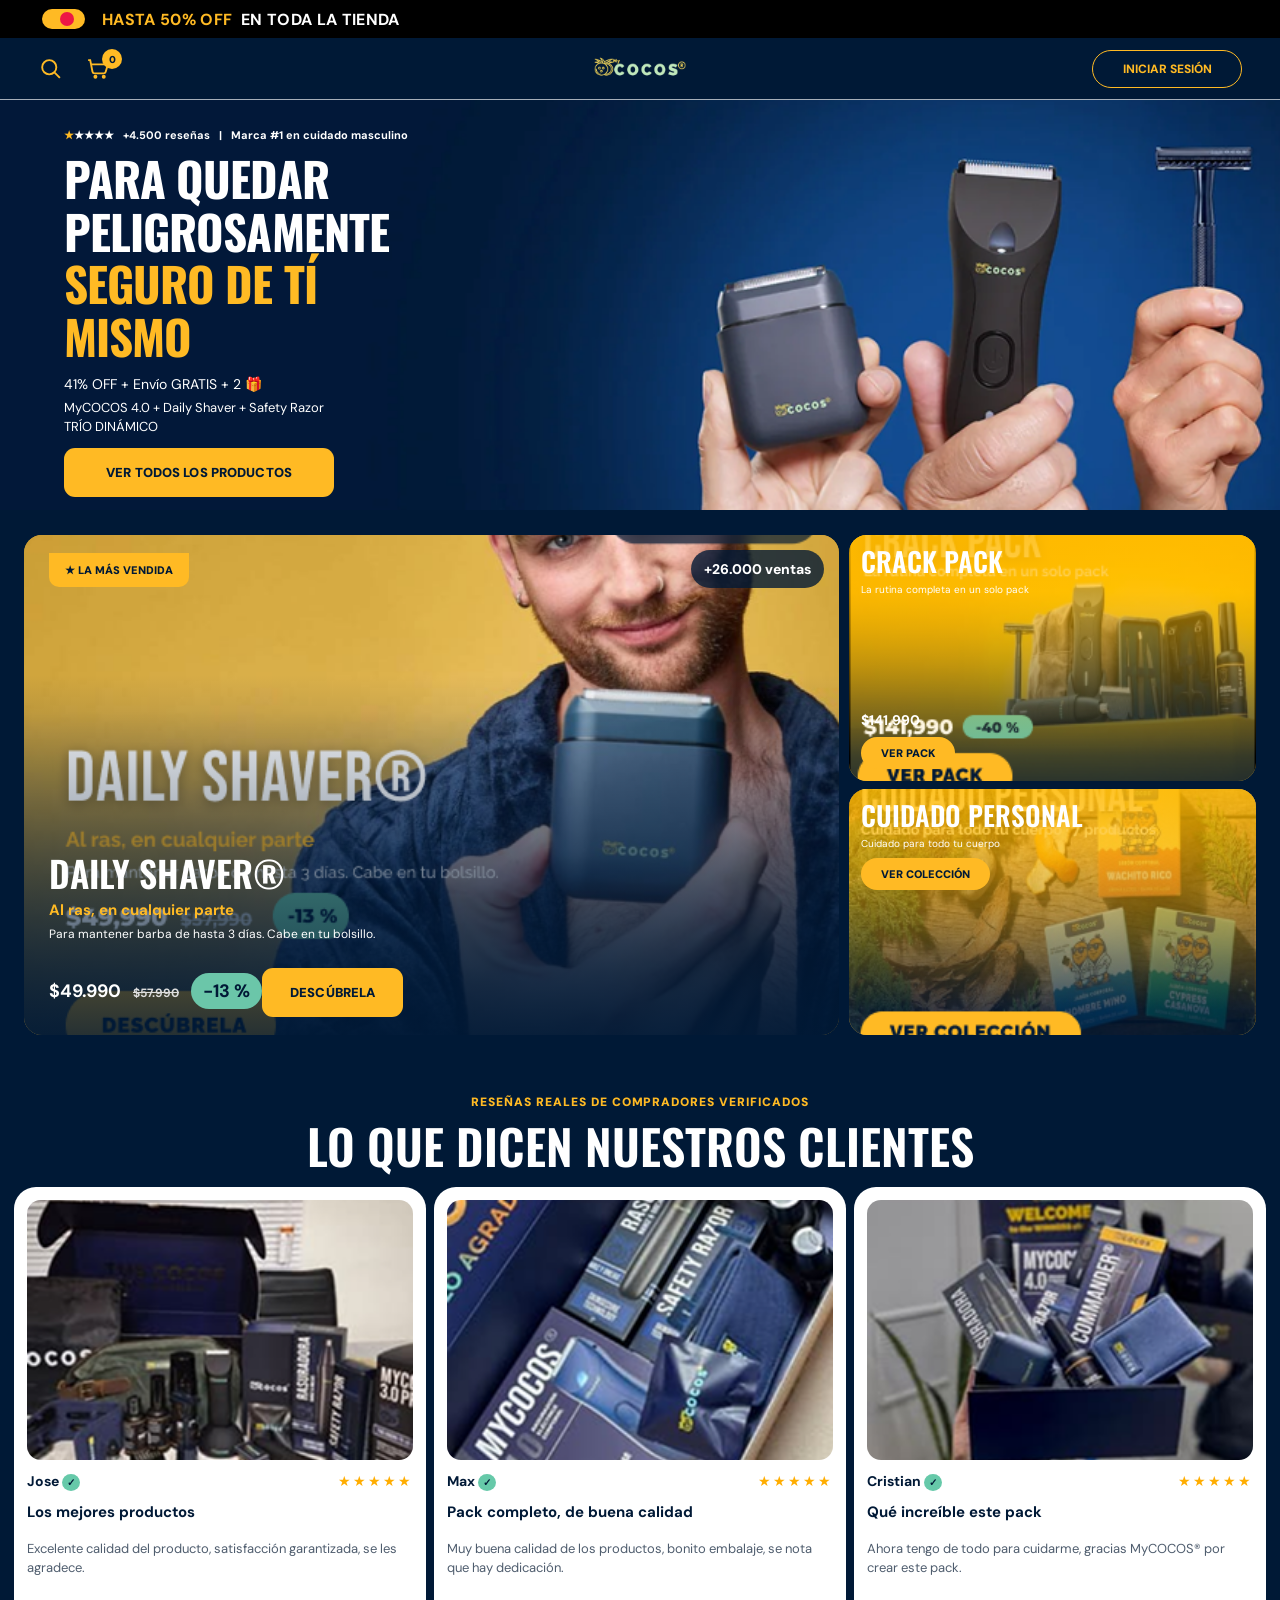
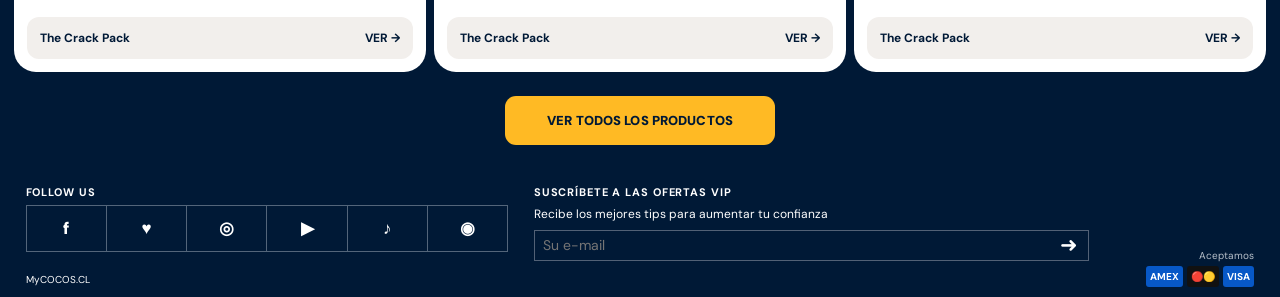
<file: index.html>
<!doctype html>
<html lang="es">

<head>
    <meta charset="utf-8">
    <meta name="viewport" content="width=device-width, initial-scale=1">
    <meta name="theme-color" content="#001936">
    <meta name="description" content="MyCOCOS: herramientas y packs para el cuidado masculino.">
    <title>MyCOCOS® | Cuidado masculino</title>
    <link rel="preconnect" href="https://fonts.googleapis.com">
    <link rel="preconnect" href="https://fonts.gstatic.com" crossorigin>
    <link
        href="https://fonts.googleapis.com/css2?family=DM+Sans:wght@400;500;600;700;800;900&family=Oswald:wght@500;600;700&display=swap"
        rel="stylesheet">
    <link rel="stylesheet" href="static/css/style.css?v=20261113-polish">
    <script src="static/js/script.js?v=20261113-polish" defer></script>
</head>

<body>
    <div class="sale-bar"><span class="sale-switch"><i></i></span><strong>HASTA 50% OFF</strong><b>EN TODA LA TIENDA</b>
    </div>
    <header class="site-header">
        <div class="header-left"><button class="icon-button" id="searchToggle" aria-label="Buscar"><svg
                    viewBox="0 0 24 24">
                    <circle cx="10.8" cy="10.8" r="6.8" />
                    <path d="m16 16 5 5" />
                </svg></button><a class="header-cart" href="pages/carrito.html" aria-label="Carrito"><svg
                    viewBox="0 0 24 24">
                    <path d="M3 4h2l2.2 11.1a2 2 0 0 0 2 1.6h8.7a2 2 0 0 0 1.9-1.4L22 8H6" />
                    <circle cx="10" cy="20" r="1" />
                    <circle cx="18" cy="20" r="1" />
                </svg><span id="headerCartCount">0</span></a></div><a class="brand" href="index.html"><img
                src="static/images/logo.png" alt="MyCOCOS"></a><a class="account-link"
            href="pages/registro.html">INICIAR SESIÓN</a><button class="menu-toggle" id="menuToggle"
            aria-label="Abrir navegación"><span></span><span></span><span></span></button>
    </header>
    <nav class="mobile-nav" id="mainNav"><a href="index.html">Inicio</a><a href="pages/packs.html">Packs & Kits</a><a
            href="pages/registro.html">Registrarse</a><a href="pages/carrito.html">Carrito</a></nav>
    <div class="search-backdrop" id="searchBackdrop" hidden></div>
<section class="search-panel" id="searchPanel" aria-label="Buscar productos" hidden>
  <div class="search-panel-inner">
    <div class="search-heading"><span class="search-kicker">ENCUENTRA TU FAVORITO</span><button class="search-close" id="searchClose" type="button" aria-label="Cerrar búsqueda">×</button></div>
    <form class="search-form" id="searchForm" role="search">
      <svg viewBox="0 0 24 24" aria-hidden="true"><circle cx="10.8" cy="10.8" r="6.8"/><path d="m16 16 5 5"/></svg>
      <input id="siteSearch" type="search" placeholder="¿Qué estás buscando hoy?" autocomplete="off" aria-label="Buscar productos">
      <button id="searchGo" type="submit">BUSCAR <span>→</span></button>
    </form>
    <div class="search-suggestions"><span class="suggestion-title">BÚSQUEDAS POPULARES</span>
      <div class="suggestion-chips">
        <button type="button" data-search-term="rasuradora">Rasuradoras</button>
        <button type="button" data-search-term="pack">Packs</button>
        <button type="button" data-search-term="daily">Daily Shaver</button>
        <button type="button" data-search-term="jabones">Jabones</button>
      </div>
    </div>
    <p class="search-hint">Presiona Enter para ver los resultados en Packs & Kits.</p>
  </div>
</section>
    <main class="page-shell">
        <section class="home-hero">
            <div class="hero-copy">
                <p class="hero-rating">★★★★★ &nbsp; +4.500 reseñas &nbsp; | &nbsp; Marca #1 en cuidado masculino</p>
                <h1>PARA QUEDAR<br>PELIGROSAMENTE<br><em>SEGURO DE TÍ<br>MISMO</em></h1>
                <p class="hero-offer">41% OFF + Envío GRATIS + 2 🎁</p>
                <p class="hero-products">MyCOCOS 4.0 + Daily Shaver + Safety Razor<br>TRÍO DINÁMICO</p><a
                    class="yellow-button" href="pages/packs.html">VER TODOS LOS PRODUCTOS</a>
            </div>
            <div class="hero-image"><img src="static/images/bannerAzul.png"
                    alt="Herramientas de cuidado personal MyCOCOS"></div>
        </section>
        <section class="home-feature-grid">
            <article class="feature-main"><img src="static/images/dialyShaverAdd.png" alt="Daily Shaver MyCOCOS">
                <div class="feature-overlay"><span class="ribbon">★ LA MÁS VENDIDA</span><span
                        class="sales-pill">+26.000 ventas</span>
                    <div>
                        <h2>DAILY SHAVER®</h2>
                        <h3>Al ras, en cualquier parte</h3>
                        <p>Para mantener barba de hasta 3 días. Cabe en tu bolsillo.</p><strong>$49.990
                            <del>$57.990</del> <i>-13 %</i></strong><a href="pages/packs.html"
                            class="yellow-button">DESCÚBRELA</a>
                    </div>
                </div>
            </article>
            <div class="feature-side">
                <article><img src="static/images/crackPackAdd.png" alt="The Crack Pack">
                    <div>
                        <h2>CRACK PACK</h2>
                        <p>La rutina completa en un solo pack</p><strong>$141.990</strong><a href="pages/packs.html">VER
                            PACK</a>
                    </div>
                </article>
                <article><img
                        src="static/images/CuidadoPersonalAdd.png"
                        alt="Cuidado personal">
                    <div>
                        <h2>CUIDADO PERSONAL</h2>
                        <p>Cuidado para todo tu cuerpo</p><a href="pages/packs.html">VER COLECCIÓN</a>
                    </div>
                </article>
            </div>
        </section>
        <section class="reviews-section">
            <p class="eyebrow">RESEÑAS REALES DE COMPRADORES VERIFICADOS</p>
            <h2>LO QUE DICEN NUESTROS CLIENTES</h2>
            <div class="review-grid">
                <article class="review-card"><img src="static/images/Foto de Jose con The Crack Pack.png"
                        alt="Productos MyCOCOS">
                    <div class="review-head"><b>Jose <i>✓</i></b><span>★★★★★</span></div>
                    <h3>Los mejores productos</h3>
                    <p>Excelente calidad del producto, satisfacción garantizada, se les agradece.</p><a
                        href="pages/packs.html">The Crack Pack <b>VER →</b></a>
                </article>
                <article class="review-card"><img src="static/images/Foto de Max con The Crack Pack.png"
                        alt="Pack MyCOCOS">
                    <div class="review-head"><b>Max <i>✓</i></b><span>★★★★★</span></div>
                    <h3>Pack completo, de buena calidad</h3>
                    <p>Muy buena calidad de los productos, bonito embalaje, se nota que hay dedicación.</p><a
                        href="pages/packs.html">The Crack Pack <b>VER →</b></a>
                </article>
                <article class="review-card"><img src="static/images/Foto de Cristian con The Crack Pack.png"
                        alt="Cliente con pack MyCOCOS">
                    <div class="review-head"><b>Cristian <i>✓</i></b><span>★★★★★</span></div>
                    <h3>Qué increíble este pack</h3>
                    <p>Ahora tengo de todo para cuidarme, gracias MyCOCOS® por crear este pack.</p><a
                        href="pages/packs.html">The Crack Pack <b>VER →</b></a>
                </article>
            </div><a href="pages/packs.html" class="yellow-button reviews-cta">VER TODOS LOS PRODUCTOS</a>
        </section>
    </main>
    <footer class="site-footer">
        <div class="social-footer">
            <p>FOLLOW US</p>
            <div class="social-icons"><a href="#" aria-label="Facebook">f</a><a href="#" aria-label="Twitter">♥</a><a
                    href="#" aria-label="Instagram">◎</a><a href="#" aria-label="YouTube">▶</a><a href="#"
                    aria-label="TikTok">♪</a><a href="#" aria-label="Spotify">◉</a></div><small>MyCOCOS.CL</small>
        </div>
        <div class="newsletter">
            <p>SUSCRÍBETE A LAS OFERTAS VIP</p><span>Recibe los mejores tips para aumentar tu confianza</span>
            <form id="newsletterForm"><input type="email" placeholder="Su e-mail" required><button
                    aria-label="Suscribirse">➜</button></form>
        </div>
        <div class="payments"><span>Aceptamos</span><b>AMEX</b><b>🔴🟡</b><b>VISA</b></div>
    </footer>
    <div class="toast" id="toast" role="status" hidden></div>
</body>

</html>
</file>
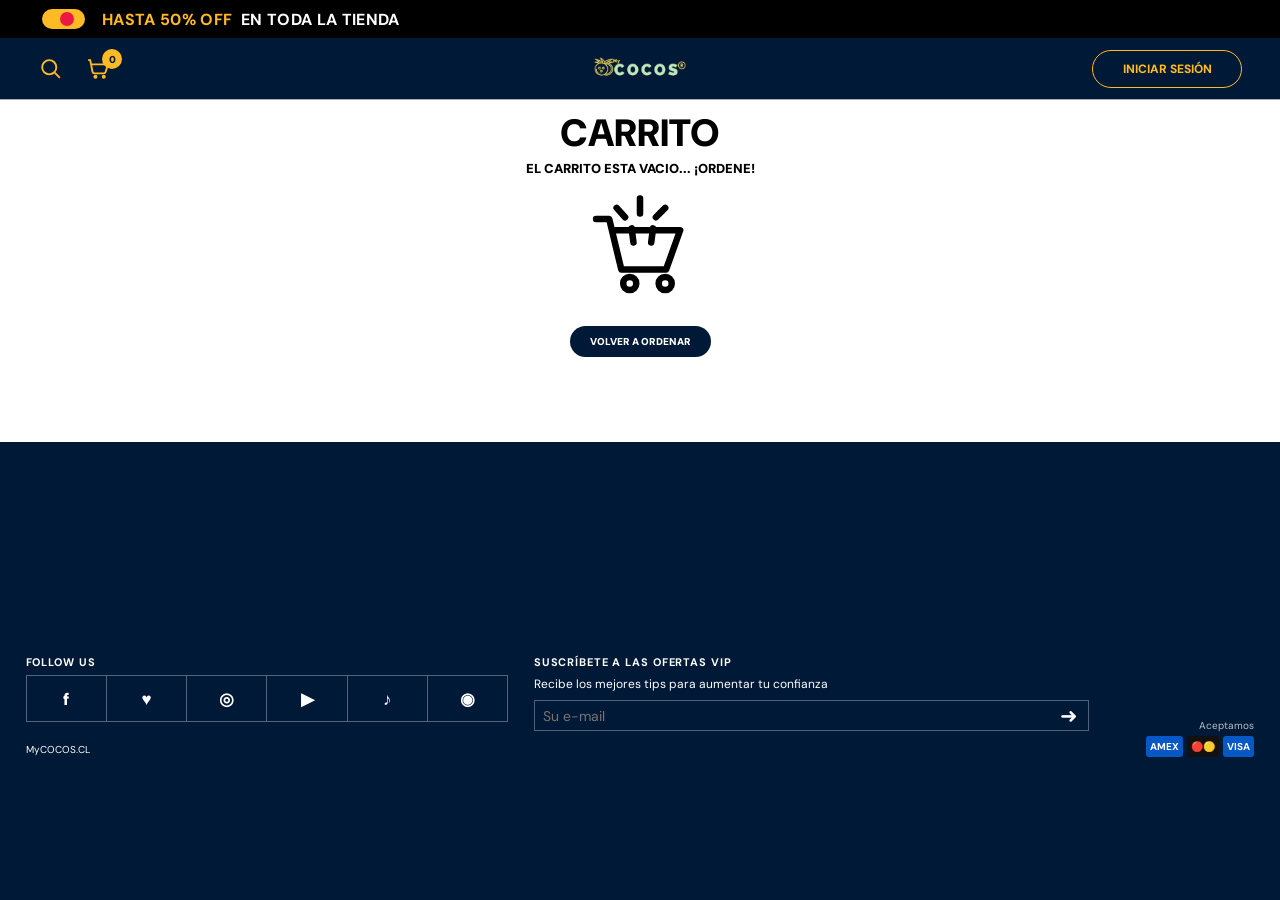
<file: pages/carrito.html>
<!doctype html><html lang="es"><head><meta charset="utf-8"><meta name="viewport" content="width=device-width, initial-scale=1"><meta name="theme-color" content="#001936"><meta name="description" content="MyCOCOS: herramientas y packs para el cuidado masculino."><title>Carrito | MyCOCOS</title><link rel="preconnect" href="https://fonts.googleapis.com"><link rel="preconnect" href="https://fonts.gstatic.com" crossorigin><link href="https://fonts.googleapis.com/css2?family=DM+Sans:wght@400;500;600;700;800;900&family=Oswald:wght@500;600;700&display=swap" rel="stylesheet"><link rel="stylesheet" href="../static/css/style.css?v=20261113-polish"><script src="../static/js/script.js?v=20261113-polish" defer></script></head><body><div class="sale-bar"><span class="sale-switch"><i></i></span><strong>HASTA 50% OFF</strong><b>EN TODA LA TIENDA</b></div>
<header class="site-header"><div class="header-left"><button class="icon-button" id="searchToggle" aria-label="Buscar"><svg viewBox="0 0 24 24"><circle cx="10.8" cy="10.8" r="6.8"/><path d="m16 16 5 5"/></svg></button><a class="header-cart" href="../pages/carrito.html" aria-label="Carrito"><svg viewBox="0 0 24 24"><path d="M3 4h2l2.2 11.1a2 2 0 0 0 2 1.6h8.7a2 2 0 0 0 1.9-1.4L22 8H6"/><circle cx="10" cy="20" r="1"/><circle cx="18" cy="20" r="1"/></svg><span id="headerCartCount">0</span></a></div><a class="brand" href="../index.html"><img src="../static/images/logo.png" alt="MyCOCOS"></a><a class="account-link" href="../pages/registro.html">INICIAR SESIÓN</a><button class="menu-toggle" id="menuToggle" aria-label="Abrir navegación"><span></span><span></span><span></span></button></header>
<nav class="mobile-nav" id="mainNav"><a href="../index.html">Inicio</a><a href="../pages/packs.html">Packs & Kits</a><a href="../pages/registro.html">Registrarse</a><a href="../pages/carrito.html">Carrito</a></nav>
<div class="search-backdrop" id="searchBackdrop" hidden></div>
<section class="search-panel" id="searchPanel" aria-label="Buscar productos" hidden>
  <div class="search-panel-inner">
    <div class="search-heading"><span class="search-kicker">ENCUENTRA TU FAVORITO</span><button class="search-close" id="searchClose" type="button" aria-label="Cerrar búsqueda">×</button></div>
    <form class="search-form" id="searchForm" role="search">
      <svg viewBox="0 0 24 24" aria-hidden="true"><circle cx="10.8" cy="10.8" r="6.8"/><path d="m16 16 5 5"/></svg>
      <input id="siteSearch" type="search" placeholder="¿Qué estás buscando hoy?" autocomplete="off" aria-label="Buscar productos">
      <button id="searchGo" type="submit">BUSCAR <span>→</span></button>
    </form>
    <div class="search-suggestions"><span class="suggestion-title">BÚSQUEDAS POPULARES</span>
      <div class="suggestion-chips">
        <button type="button" data-search-term="rasuradora">Rasuradoras</button>
        <button type="button" data-search-term="pack">Packs</button>
        <button type="button" data-search-term="daily">Daily Shaver</button>
        <button type="button" data-search-term="jabones">Jabones</button>
      </div>
    </div>
    <p class="search-hint">Presiona Enter para ver los resultados en Packs & Kits.</p>
  </div>
</section><main class="page-shell"><section class="cart-page"><div class="cart-empty-state" id="cartEmpty"><h1>CARRITO</h1><h2>EL CARRITO ESTA VACIO... ¡ORDENE!</h2><svg class="empty-cart-icon" viewBox="0 0 120 120" aria-hidden="true"><path d="M13 29h14l13 54h48l15-42H34" fill="none" stroke="currentColor" stroke-width="7" stroke-linecap="round" stroke-linejoin="round"/><path d="m51 39 2 15m21-15-2 15M60 23V7M44 27 35 17m42 10 10-10" fill="none" stroke="currentColor" stroke-width="7" stroke-linecap="round"/><circle cx="49" cy="98" r="7" fill="none" stroke="currentColor" stroke-width="7"/><circle cx="87" cy="98" r="7" fill="none" stroke="currentColor" stroke-width="7"/></svg><a href="packs.html" class="cart-return">VOLVER A ORDENAR</a></div><div class="cart-filled" id="cartFilled" hidden><h1>CARRITO</h1><div id="cartItems"></div><div class="cart-total"><span>Total estimado</span><strong id="cartTotal">$0</strong></div><button id="checkoutButton">CONTINUAR</button></div></section></main><footer class="site-footer"><div class="social-footer"><p>FOLLOW US</p><div class="social-icons"><a href="#" aria-label="Facebook">f</a><a href="#" aria-label="Twitter">♥</a><a href="#" aria-label="Instagram">◎</a><a href="#" aria-label="YouTube">▶</a><a href="#" aria-label="TikTok">♪</a><a href="#" aria-label="Spotify">◉</a></div><small>MyCOCOS.CL</small></div><div class="newsletter"><p>SUSCRÍBETE A LAS OFERTAS VIP</p><span>Recibe los mejores tips para aumentar tu confianza</span><form id="newsletterForm"><input type="email" placeholder="Su e-mail" required><button aria-label="Suscribirse">➜</button></form></div><div class="payments"><span>Aceptamos</span><b>AMEX</b><b>🔴🟡</b><b>VISA</b></div></footer><div class="toast" id="toast" role="status" hidden></div></body></html>
</file>
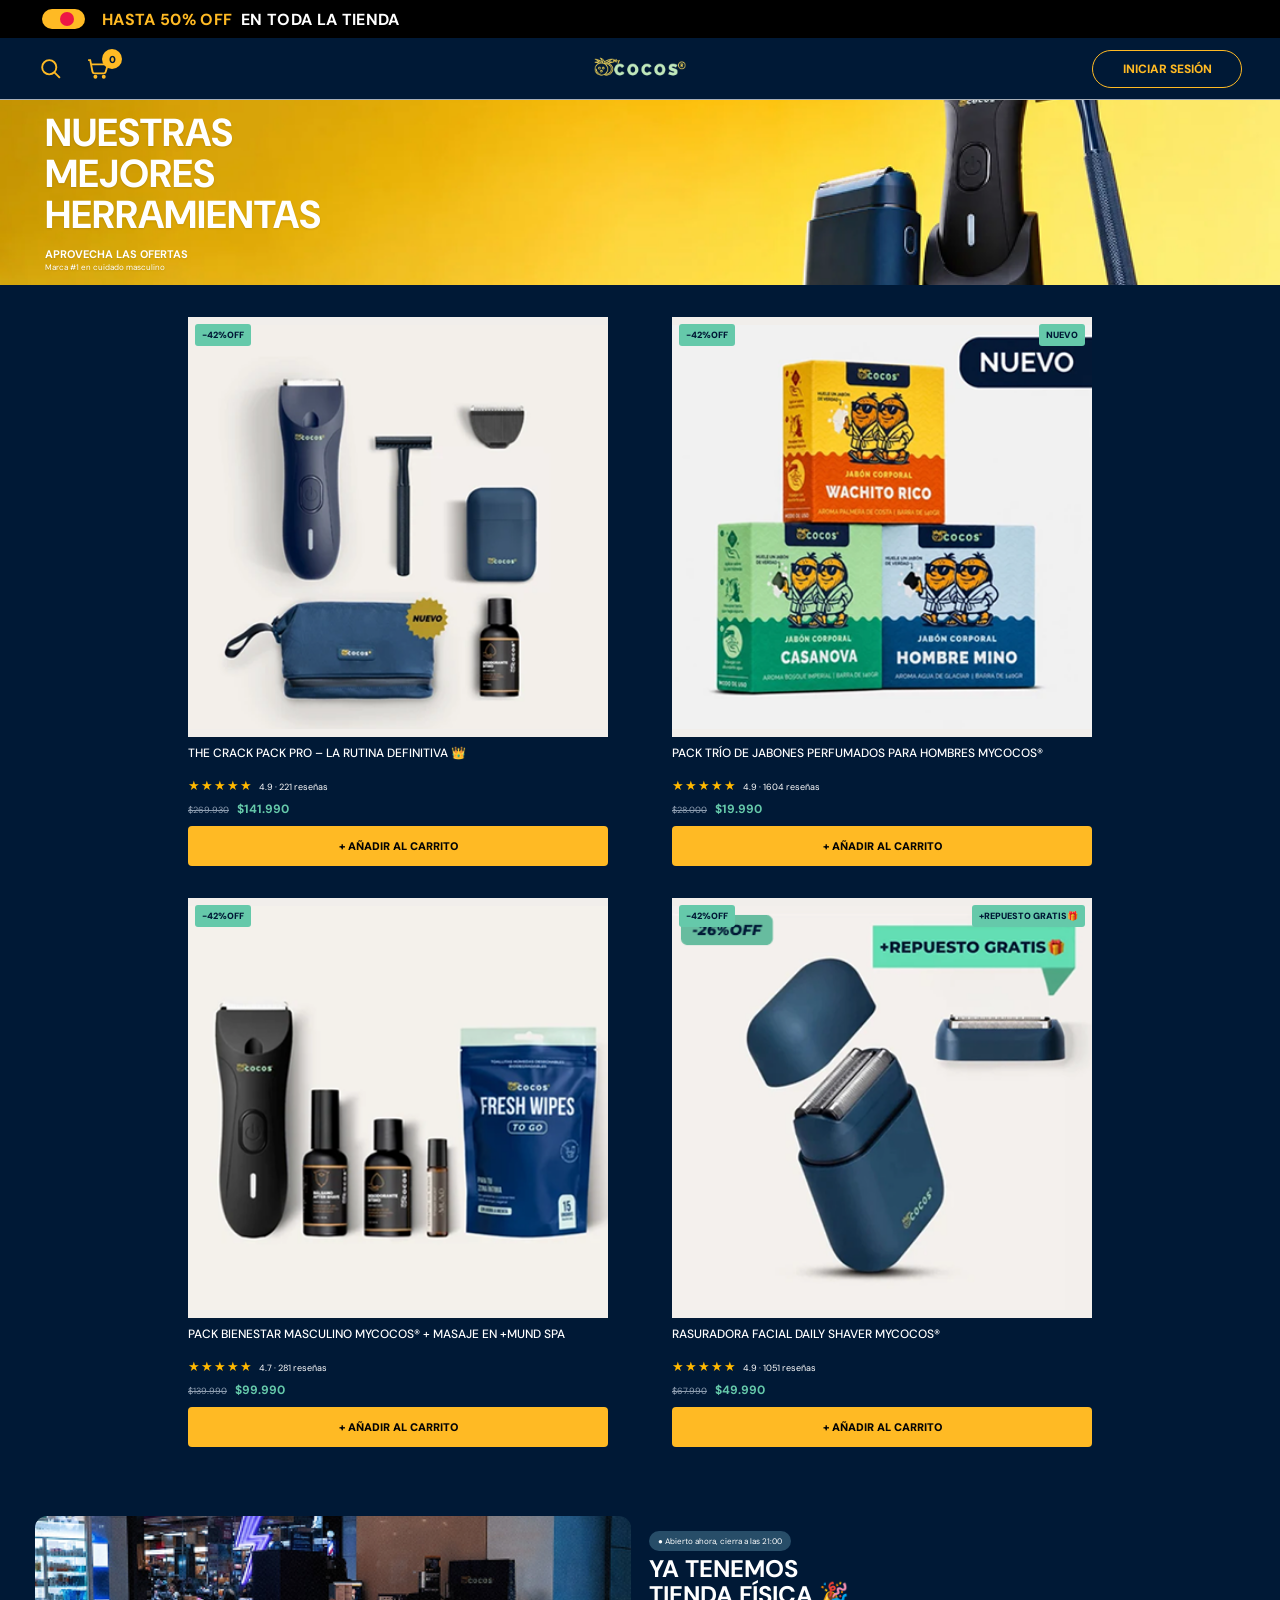
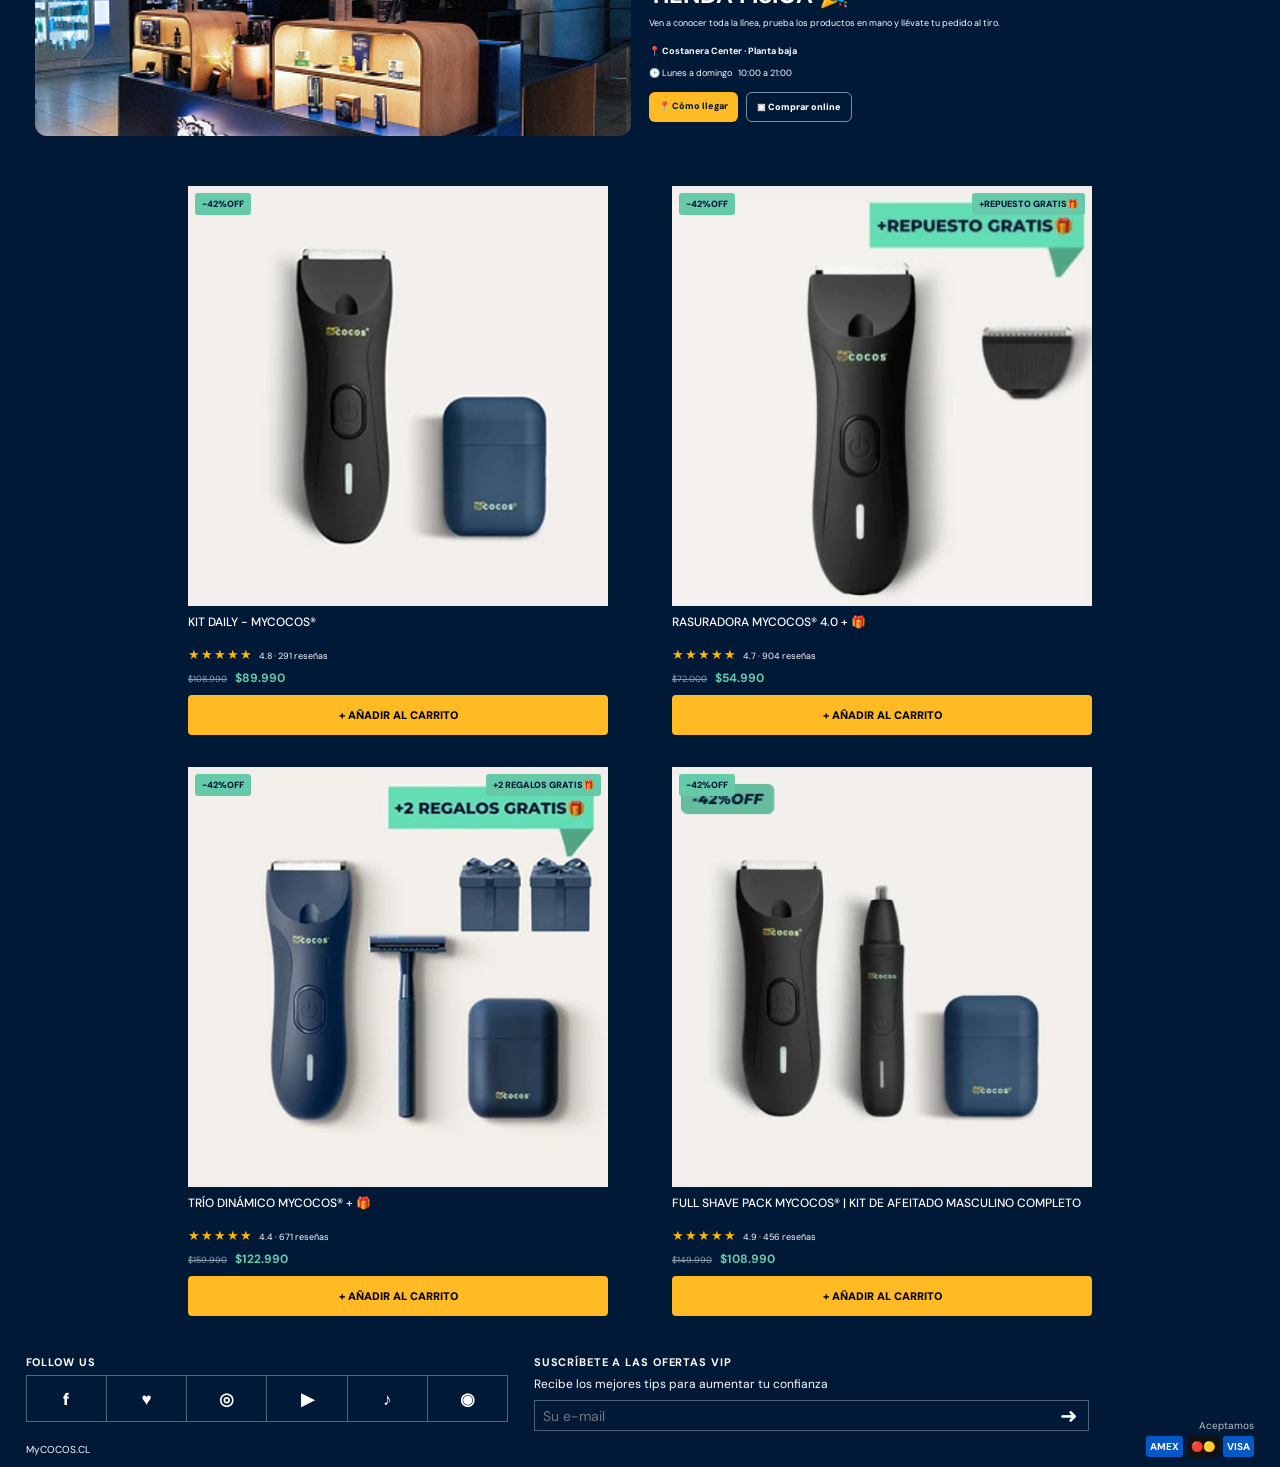
<file: pages/packs.html>
<!doctype html>
<html lang="es">

<head>
    <meta charset="utf-8">
    <meta name="viewport" content="width=device-width, initial-scale=1">
    <meta name="theme-color" content="#001936">
    <meta name="description" content="MyCOCOS: herramientas y packs para el cuidado masculino.">
    <title>Packs & Kits | MyCOCOS</title>
    <link rel="preconnect" href="https://fonts.googleapis.com">
    <link rel="preconnect" href="https://fonts.gstatic.com" crossorigin>
    <link
        href="https://fonts.googleapis.com/css2?family=DM+Sans:wght@400;500;600;700;800;900&family=Oswald:wght@500;600;700&display=swap"
        rel="stylesheet">
    <link rel="stylesheet" href="../static/css/style.css?v=20261113-polish">
    <script src="../static/js/script.js?v=20261113-polish" defer></script>
</head>

<body>
    <div class="sale-bar"><span class="sale-switch"><i></i></span><strong>HASTA 50% OFF</strong><b>EN TODA LA TIENDA</b>
    </div>
    <header class="site-header">
        <div class="header-left"><button class="icon-button" id="searchToggle" aria-label="Buscar"><svg
                    viewBox="0 0 24 24">
                    <circle cx="10.8" cy="10.8" r="6.8" />
                    <path d="m16 16 5 5" />
                </svg></button><a class="header-cart" href="../pages/carrito.html" aria-label="Carrito"><svg
                    viewBox="0 0 24 24">
                    <path d="M3 4h2l2.2 11.1a2 2 0 0 0 2 1.6h8.7a2 2 0 0 0 1.9-1.4L22 8H6" />
                    <circle cx="10" cy="20" r="1" />
                    <circle cx="18" cy="20" r="1" />
                </svg><span id="headerCartCount">0</span></a></div><a class="brand" href="../index.html"><img
                src="../static/images/logo.png" alt="MyCOCOS"></a><a class="account-link"
            href="../pages/registro.html">INICIAR SESIÓN</a><button class="menu-toggle" id="menuToggle"
            aria-label="Abrir navegación"><span></span><span></span><span></span></button>
    </header>
    <nav class="mobile-nav" id="mainNav"><a href="../index.html">Inicio</a><a href="../pages/packs.html">Packs &
            Kits</a><a href="../pages/registro.html">Registrarse</a><a href="../pages/carrito.html">Carrito</a></nav>
    <div class="search-backdrop" id="searchBackdrop" hidden></div>
<section class="search-panel" id="searchPanel" aria-label="Buscar productos" hidden>
  <div class="search-panel-inner">
    <div class="search-heading"><span class="search-kicker">ENCUENTRA TU FAVORITO</span><button class="search-close" id="searchClose" type="button" aria-label="Cerrar búsqueda">×</button></div>
    <form class="search-form" id="searchForm" role="search">
      <svg viewBox="0 0 24 24" aria-hidden="true"><circle cx="10.8" cy="10.8" r="6.8"/><path d="m16 16 5 5"/></svg>
      <input id="siteSearch" type="search" placeholder="¿Qué estás buscando hoy?" autocomplete="off" aria-label="Buscar productos">
      <button id="searchGo" type="submit">BUSCAR <span>→</span></button>
    </form>
    <div class="search-suggestions"><span class="suggestion-title">BÚSQUEDAS POPULARES</span>
      <div class="suggestion-chips">
        <button type="button" data-search-term="rasuradora">Rasuradoras</button>
        <button type="button" data-search-term="pack">Packs</button>
        <button type="button" data-search-term="daily">Daily Shaver</button>
        <button type="button" data-search-term="jabones">Jabones</button>
      </div>
    </div>
    <p class="search-hint">Presiona Enter para ver los resultados en Packs & Kits.</p>
  </div>
</section>
    <main class="page-shell packs-page">
        <section class="packs-banner">
            <div>
                <h1>NUESTRAS<br>MEJORES<br>HERRAMIENTAS</h1><strong>APROVECHA LAS OFERTAS</strong><small>Marca #1 en
                    cuidado masculino</small>
            </div><img src="../static/images/bannerAmarillo.png" alt="Herramientas MyCOCOS">
        </section>
        <section class="catalog-section">
            <div class="product-grid" id="packsProducts">
                <article class="product-card">
                    <div class="product-photo"><img loading="lazy"
                            src="../static/images/THE%20CRACK%20PACK%20PRO%20%E2%80%93%20LA%20RUTINA%20DEFINITIVA%20%F0%9F%91%91.png"
                            alt="THE CRACK PACK PRO – LA RUTINA DEFINITIVA 👑"><span class="discount-tag">-42%OFF</span>
                    </div>
                    <div class="product-info">
                        <h3>THE CRACK PACK PRO – LA RUTINA DEFINITIVA 👑</h3>
                        <p class="product-rating"><span>★★★★★</span> &nbsp; 4.9 · 221 reseñas</p>
                        <div class="product-prices"><del>$269.930</del><strong>$141.990</strong></div><button
                            class="add-button" data-add="crack">+ AÑADIR AL CARRITO</button>
                    </div>
                </article>
                <article class="product-card">
                    <div class="product-photo"><img loading="lazy"
                            src="../static/images/PACK TRIO DE JABONES PERFUMADOS PARA HOMBRES MyCOCOS® 🚨 Pocas unidades 🚨 (1).png"
                            alt="PACK TRÍO DE JABONES PERFUMADOS PARA HOMBRES MYCOCOS®"><span
                            class="discount-tag">-42%OFF</span><span class="new-tag">NUEVO</span></div>
                    <div class="product-info">
                        <h3>PACK TRÍO DE JABONES PERFUMADOS PARA HOMBRES MYCOCOS®</h3>
                        <p class="product-rating"><span>★★★★★</span> &nbsp; 4.9 · 1604 reseñas</p>
                        <div class="product-prices"><del>$28.000</del><strong>$19.990</strong></div><button
                            class="add-button" data-add="soap">+ AÑADIR AL CARRITO</button>
                    </div>
                </article>
                <article class="product-card">
                    <div class="product-photo"><img loading="lazy"
                            src="../static/images/Pack%20Bienestar%20Masculino%20MyCOCOS%C2%AE%20%2B%20MASAJE%20EN%20%2BMUND%20SPA.png"
                            alt="PACK BIENESTAR MASCULINO MYCOCOS® + MASAJE EN +MUND SPA"><span
                            class="discount-tag">-42%OFF</span></div>
                    <div class="product-info">
                        <h3>PACK BIENESTAR MASCULINO MYCOCOS® + MASAJE EN +MUND SPA</h3>
                        <p class="product-rating"><span>★★★★★</span> &nbsp; 4.7 · 281 reseñas</p>
                        <div class="product-prices"><del>$139.990</del><strong>$99.990</strong></div><button
                            class="add-button" data-add="wellness">+ AÑADIR AL CARRITO</button>
                    </div>
                </article>
                <article class="product-card">
                    <div class="product-photo"><img loading="lazy" src="../static/images/shaver.png"
                            alt="RASURADORA FACIAL DAILY SHAVER MYCOCOS®"><span class="discount-tag">-42%OFF</span><span
                            class="gift-tag">+REPUESTO GRATIS🎁</span></div>
                    <div class="product-info">
                        <h3>RASURADORA FACIAL DAILY SHAVER MYCOCOS®</h3>
                        <p class="product-rating"><span>★★★★★</span> &nbsp; 4.9 · 1051 reseñas</p>
                        <div class="product-prices"><del>$67.990</del><strong>$49.990</strong></div><button
                            class="add-button" data-add="daily">+ AÑADIR AL CARRITO</button>
                    </div>
                </article>
            </div>
        </section>
        <section class="store-block"><img src="../static/images/Nuestra tienda.png" alt="Tienda física MyCOCOS">
            <div><span class="open-label">● Abierto ahora, cierra a las 21:00</span>
                <h2>YA TENEMOS<br>TIENDA FÍSICA 🎉</h2>
                <p>Ven a conocer toda la línea, prueba los productos en mano y llévate tu pedido al tiro.</p><b>📍
                    Costanera Center · Planta baja</b>
                <p>🕒 Lunes a domingo &nbsp; 10:00 a 21:00</p>
                <div><a href="https://maps.google.com/?q=Costanera+Center+Santiago" target="_blank" rel="noopener">📍
                        Cómo llegar</a><a href="packs.html">▣ Comprar online</a></div>
            </div>
        </section>
        <section class="catalog-section second-catalog">
            <div class="product-grid" id="moreProducts">
                <article class="product-card">
                    <div class="product-photo"><img loading="lazy"
                            src="../static/images/KIT%20DAILY%20-%20MyCOCOS%C2%AE.png" alt="KIT DAILY - MYCOCOS®"><span
                            class="discount-tag">-42%OFF</span></div>
                    <div class="product-info">
                        <h3>KIT DAILY - MYCOCOS®</h3>
                        <p class="product-rating"><span>★★★★★</span> &nbsp; 4.8 · 291 reseñas</p>
                        <div class="product-prices"><del>$108.990</del><strong>$89.990</strong></div><button
                            class="add-button" data-add="kit">+ AÑADIR AL CARRITO</button>
                    </div>
                </article>
                <article class="product-card">
                    <div class="product-photo"><img loading="lazy" src="../static/images/PACK%20TRIO%20DE%20JABONES%20PERFUMADOS%20PARA%20HOMBRES%20MyCOCOS%C2%AE%20%F0%9F%9A%A8%20Pocas%20unidades%20%F0%9F%9A%A8.png"
                            alt="RASURADORA MYCOCOS® 4.0 + 🎁"><span class="discount-tag">-42%OFF</span><span
                            class="gift-tag">+REPUESTO GRATIS🎁</span></div>
                    <div class="product-info">
                        <h3>RASURADORA MYCOCOS® 4.0 + 🎁</h3>
                        <p class="product-rating"><span>★★★★★</span> &nbsp; 4.7 · 904 reseñas</p>
                        <div class="product-prices"><del>$72.000</del><strong>$54.990</strong></div><button
                            class="add-button" data-add="razor">+ AÑADIR AL CARRITO</button>
                    </div>
                </article>
                <article class="product-card">
                    <div class="product-photo"><img loading="lazy"
                            src="../static/images/TRIO%20DINAMICO%20MyCOCOS%C2%AE%20%2B%20%F0%9F%8E%81.png"
                            alt="TRÍO DINÁMICO MYCOCOS® + 🎁"><span class="discount-tag">-42%OFF</span><span
                            class="gift-tag">+2 REGALOS GRATIS🎁</span></div>
                    <div class="product-info">
                        <h3>TRÍO DINÁMICO MYCOCOS® + 🎁</h3>
                        <p class="product-rating"><span>★★★★★</span> &nbsp; 4.4 · 671 reseñas</p>
                        <div class="product-prices"><del>$159.990</del><strong>$122.990</strong></div><button
                            class="add-button" data-add="trio">+ AÑADIR AL CARRITO</button>
                    </div>
                </article>
                <article class="product-card">
                    <div class="product-photo"><img loading="lazy" src="../static/images/shaverpack.png"
                            alt="FULL SHAVE PACK MYCOCOS® | KIT DE AFEITADO MASCULINO COMPLETO"><span
                            class="discount-tag">-42%OFF</span></div>
                    <div class="product-info">
                        <h3>FULL SHAVE PACK MYCOCOS® | KIT DE AFEITADO MASCULINO COMPLETO</h3>
                        <p class="product-rating"><span>★★★★★</span> &nbsp; 4.9 · 456 reseñas</p>
                        <div class="product-prices"><del>$149.990</del><strong>$108.990</strong></div><button
                            class="add-button" data-add="full">+ AÑADIR AL CARRITO</button>
                    </div>
                </article>
            </div>
        </section>
    </main>
    <footer class="site-footer">
        <div class="social-footer">
            <p>FOLLOW US</p>
            <div class="social-icons"><a href="#" aria-label="Facebook">f</a><a href="#" aria-label="Twitter">♥</a><a
                    href="#" aria-label="Instagram">◎</a><a href="#" aria-label="YouTube">▶</a><a href="#"
                    aria-label="TikTok">♪</a><a href="#" aria-label="Spotify">◉</a></div><small>MyCOCOS.CL</small>
        </div>
        <div class="newsletter">
            <p>SUSCRÍBETE A LAS OFERTAS VIP</p><span>Recibe los mejores tips para aumentar tu confianza</span>
            <form id="newsletterForm"><input type="email" placeholder="Su e-mail" required><button
                    aria-label="Suscribirse">➜</button></form>
        </div>
        <div class="payments"><span>Aceptamos</span><b>AMEX</b><b>🔴🟡</b><b>VISA</b></div>
    </footer>
    <div class="toast" id="toast" role="status" hidden></div>
</body>

</html>
</file>
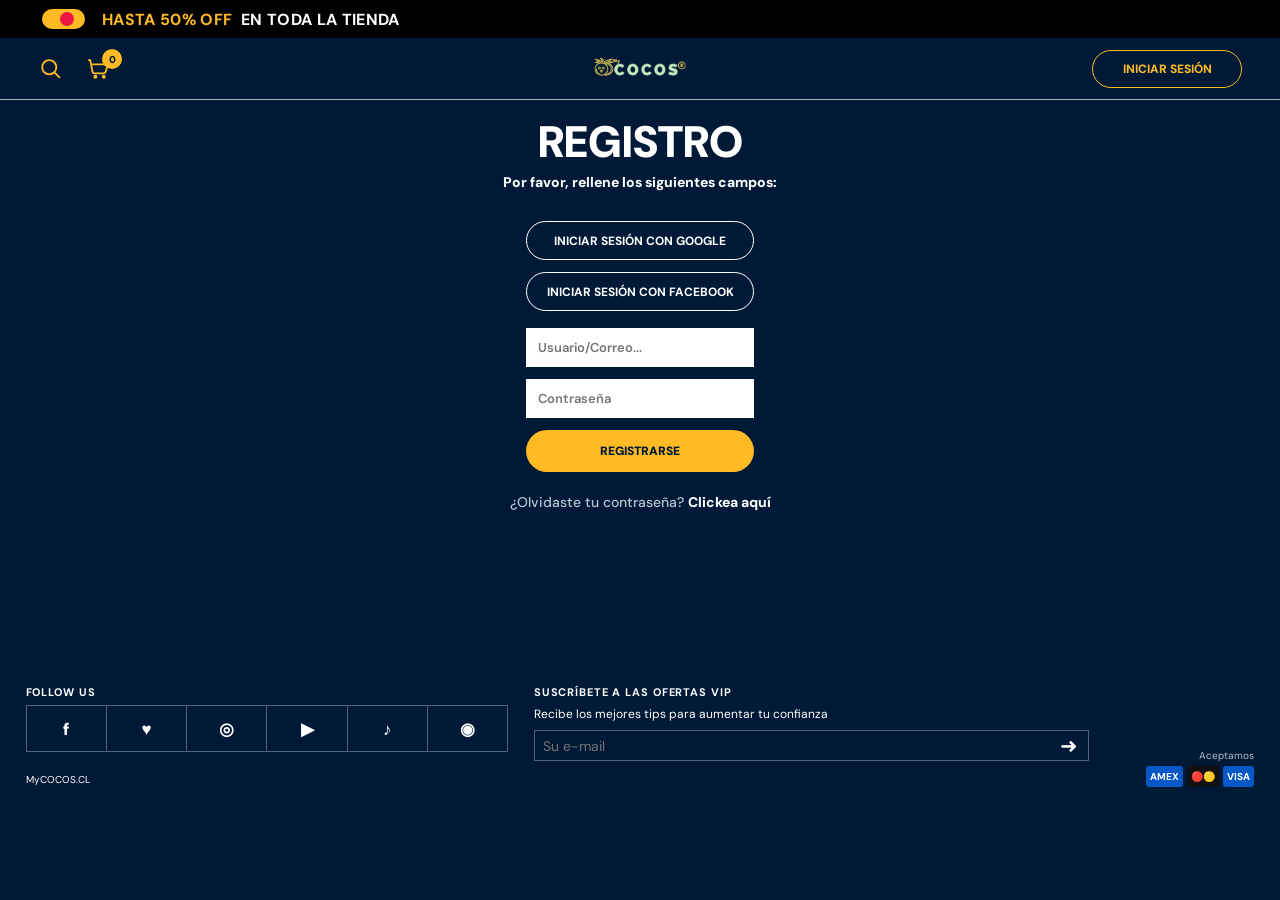
<file: pages/registro.html>
<!doctype html><html lang="es"><head><meta charset="utf-8"><meta name="viewport" content="width=device-width, initial-scale=1"><meta name="theme-color" content="#001936"><meta name="description" content="MyCOCOS: herramientas y packs para el cuidado masculino."><title>Registro | MyCOCOS</title><link rel="preconnect" href="https://fonts.googleapis.com"><link rel="preconnect" href="https://fonts.gstatic.com" crossorigin><link href="https://fonts.googleapis.com/css2?family=DM+Sans:wght@400;500;600;700;800;900&family=Oswald:wght@500;600;700&display=swap" rel="stylesheet"><link rel="stylesheet" href="../static/css/style.css?v=20261113-polish"><script src="../static/js/script.js?v=20261113-polish" defer></script></head><body><div class="sale-bar"><span class="sale-switch"><i></i></span><strong>HASTA 50% OFF</strong><b>EN TODA LA TIENDA</b></div>
<header class="site-header"><div class="header-left"><button class="icon-button" id="searchToggle" aria-label="Buscar"><svg viewBox="0 0 24 24"><circle cx="10.8" cy="10.8" r="6.8"/><path d="m16 16 5 5"/></svg></button><a class="header-cart" href="../pages/carrito.html" aria-label="Carrito"><svg viewBox="0 0 24 24"><path d="M3 4h2l2.2 11.1a2 2 0 0 0 2 1.6h8.7a2 2 0 0 0 1.9-1.4L22 8H6"/><circle cx="10" cy="20" r="1"/><circle cx="18" cy="20" r="1"/></svg><span id="headerCartCount">0</span></a></div><a class="brand" href="../index.html"><img src="../static/images/logo.png" alt="MyCOCOS"></a><a class="account-link" href="../pages/registro.html">INICIAR SESIÓN</a><button class="menu-toggle" id="menuToggle" aria-label="Abrir navegación"><span></span><span></span><span></span></button></header>
<nav class="mobile-nav" id="mainNav"><a href="../index.html">Inicio</a><a href="../pages/packs.html">Packs & Kits</a><a href="../pages/registro.html">Registrarse</a><a href="../pages/carrito.html">Carrito</a></nav>
<div class="search-backdrop" id="searchBackdrop" hidden></div>
<section class="search-panel" id="searchPanel" aria-label="Buscar productos" hidden>
  <div class="search-panel-inner">
    <div class="search-heading"><span class="search-kicker">ENCUENTRA TU FAVORITO</span><button class="search-close" id="searchClose" type="button" aria-label="Cerrar búsqueda">×</button></div>
    <form class="search-form" id="searchForm" role="search">
      <svg viewBox="0 0 24 24" aria-hidden="true"><circle cx="10.8" cy="10.8" r="6.8"/><path d="m16 16 5 5"/></svg>
      <input id="siteSearch" type="search" placeholder="¿Qué estás buscando hoy?" autocomplete="off" aria-label="Buscar productos">
      <button id="searchGo" type="submit">BUSCAR <span>→</span></button>
    </form>
    <div class="search-suggestions"><span class="suggestion-title">BÚSQUEDAS POPULARES</span>
      <div class="suggestion-chips">
        <button type="button" data-search-term="rasuradora">Rasuradoras</button>
        <button type="button" data-search-term="pack">Packs</button>
        <button type="button" data-search-term="daily">Daily Shaver</button>
        <button type="button" data-search-term="jabones">Jabones</button>
      </div>
    </div>
    <p class="search-hint">Presiona Enter para ver los resultados en Packs & Kits.</p>
  </div>
</section><main class="page-shell"><section class="register-page"><div class="register-content"><h1>REGISTRO</h1><p>Por favor, rellene los siguientes campos:</p><div class="social-login"><button type="button">INICIAR SESIÓN CON GOOGLE</button><button type="button">INICIAR SESIÓN CON FACEBOOK</button></div><form id="registerForm"><input id="username" placeholder="Usuario/Correo..." autocomplete="username" required><input id="password" type="password" placeholder="Contraseña" autocomplete="new-password" required><button class="register-submit" type="submit">REGISTRARSE</button></form><p class="forgot">¿Olvidaste tu contraseña? <a href="#">Clickea aquí</a></p><p class="form-feedback" id="accountFeedback" role="status"></p></div></section></main><footer class="site-footer"><div class="social-footer"><p>FOLLOW US</p><div class="social-icons"><a href="#" aria-label="Facebook">f</a><a href="#" aria-label="Twitter">♥</a><a href="#" aria-label="Instagram">◎</a><a href="#" aria-label="YouTube">▶</a><a href="#" aria-label="TikTok">♪</a><a href="#" aria-label="Spotify">◉</a></div><small>MyCOCOS.CL</small></div><div class="newsletter"><p>SUSCRÍBETE A LAS OFERTAS VIP</p><span>Recibe los mejores tips para aumentar tu confianza</span><form id="newsletterForm"><input type="email" placeholder="Su e-mail" required><button aria-label="Suscribirse">➜</button></form></div><div class="payments"><span>Aceptamos</span><b>AMEX</b><b>🔴🟡</b><b>VISA</b></div></footer><div class="toast" id="toast" role="status" hidden></div></body></html>
</file>
<file: static/css/style.css>
:root{--blue:#001936;--gold:#ffba24;--ink:#050505;--white:#fff;--mint:#c7e8c7;--font:'DM Sans',Arial,sans-serif;--display:'Oswald',Impact,sans-serif}
*{box-sizing:border-box}html{scroll-behavior:smooth}body{margin:0;background:var(--blue);color:#fff;font-family:var(--font);font-size:14px}a{color:inherit;text-decoration:none}button,input{font:inherit}button{cursor:pointer}[hidden]{display:none!important}
.sale-bar{height:38px;background:#000;display:flex;align-items:center;gap:9px;padding:0 clamp(18px,4.3vw,42px);font-size:clamp(11px,1.6vw,16px);font-weight:900;letter-spacing:.02em}.sale-bar strong{color:var(--gold)}.sale-switch{width:43px;height:20px;border-radius:20px;background:var(--gold);display:inline-flex;align-items:center;padding:3px;margin-right:8px}.sale-switch i{width:14px;height:14px;border-radius:50%;background:#ed1745;margin-left:15px}
.site-header{height:62px;background:var(--blue);display:grid;grid-template-columns:1fr 1fr 1fr;align-items:center;padding:0 clamp(18px,4vw,38px);border-bottom:1px solid rgba(255,255,255,.65);position:relative;z-index:10}.header-left{display:flex;align-items:center;gap:22px}.icon-button,.header-cart{border:0;background:none;color:var(--gold);padding:0;display:flex;align-items:center;position:relative}.icon-button svg,.header-cart svg{width:25px;height:25px;fill:none;stroke:currentColor;stroke-width:1.8}.header-cart span{position:absolute;left:17px;top:-7px;background:var(--gold);color:var(--blue);width:20px;height:20px;border-radius:50%;display:grid;place-items:center;font-size:10px;font-weight:900}.brand{justify-self:center;display:flex;align-items:center}.brand img{width:165px;height:48px;object-fit:contain}.account-link{justify-self:end;border:1px solid var(--gold);border-radius:30px;color:var(--gold);font-size:12px;font-weight:800;padding:10px 28px;min-width:150px;text-align:center}.menu-toggle{display:none}.mobile-nav{display:none}.search-panel{position:absolute;right:20px;top:100px;z-index:20;background:#fff;padding:12px;box-shadow:0 5px 20px #0004}.search-panel input{padding:12px;border:1px solid #ddd}.search-panel button{padding:12px;background:var(--gold);border:0;font-weight:800}
.page-section{display:block}
.home-hero{min-height:390px;display:grid;grid-template-columns:48% 52%;align-items:center;position:relative;overflow:hidden;padding:28px clamp(24px,10.2vw,90px);background:radial-gradient(ellipse at 80% 50%,#124b88 0,#062d59 45%,var(--blue) 78%)}.hero-copy{position:relative;z-index:2}.hero-rating{font-size:11px;font-weight:700;margin:0 0 12px}.hero-rating:first-letter{color:var(--gold)}.home-hero h1{font:700 clamp(35px,4.3vw,47px)/1.32 var(--display);margin:0;letter-spacing:-.02em}.home-hero h1 em{font-style:normal;color:var(--gold)}.hero-offer{margin:7px 0 0;font-size:14px}.hero-products{margin:4px 0 15px;font-size:13px;line-height:1.4}.hero-image{height:100%;min-height:320px;display:flex;align-items:center;justify-content:center}.hero-image img{width:100%;height:100%;max-height:380px;object-fit:contain}.yellow-button{display:inline-flex;align-items:center;justify-content:center;background:var(--gold);color:var(--blue);font-weight:900;border-radius:11px;padding:16px 28px;font-size:13px;letter-spacing:.01em}.hero-copy .yellow-button{position:absolute;right:-410px;bottom:-48px;min-width:270px}
.home-feature-grid{padding:25px clamp(18px,3vw,24px);display:grid;grid-template-columns:2fr 1fr;gap:8px;background:var(--blue)}.feature-main,.feature-side article{position:relative;overflow:hidden;border-radius:18px;min-height:400px;background:#d5a32d}.feature-main>img{width:100%;height:100%;position:absolute;inset:0;object-fit:cover}.feature-overlay{position:absolute;inset:0;padding:18px 25px;display:flex;flex-direction:column;justify-content:space-between;background:linear-gradient(0deg,#001936d9,transparent 72%)}.ribbon{background:var(--gold);color:var(--blue);padding:10px 16px;border-radius:0 0 10px 10px;align-self:flex-start;font-weight:900;font-size:11px}.sales-pill{position:absolute;right:15px;top:15px;background:#001936c9;border-radius:20px;padding:10px 13px;font-weight:800}.feature-overlay h2,.feature-side h2{font:600 36px/1.05 var(--display);margin:0 0 8px}.feature-overlay h3{color:var(--gold);font-size:15px;margin:0 0 6px}.feature-overlay p{font-size:12px;margin:0 0 8px}.feature-overlay strong{font-size:18px}.feature-overlay del{font-size:12px;color:#ddd;margin-left:8px}.feature-overlay strong i{font-style:normal;background:#6bc6a9;color:var(--blue);padding:6px 12px;border-radius:18px;margin-left:8px}.feature-overlay .yellow-button{margin-top:18px}.feature-side{display:grid;grid-template-rows:1fr 1fr;gap:8px}.feature-side article{min-height:196px}.feature-side article>img{width:100%;height:100%;position:absolute;inset:0;object-fit:cover}.feature-side article:after{content:"";position:absolute;inset:0;background:linear-gradient(180deg,#ffb900d9,transparent 90%)}.feature-side article div{position:absolute;z-index:1;inset:12px;display:flex;flex-direction:column;align-items:flex-start}.feature-side h2{font-size:27px}.feature-side p{font-size:10px;margin:0}.feature-side strong{margin-top:auto;font-size:14px}.feature-side a{background:var(--gold);color:var(--blue);padding:9px 20px;border-radius:20px;font-size:11px;font-weight:900;margin-top:8px}
.reviews-section{padding:34px 14px 25px;text-align:center}.eyebrow{color:var(--gold);font-size:12px;font-weight:900;letter-spacing:.08em;margin:0 0 10px}.reviews-section>h2{font:600 clamp(31px,4.3vw,48px)/1.1 var(--display);margin:0 0 14px}.review-grid{display:grid;grid-template-columns:repeat(3,minmax(0,1fr));gap:8px}.review-card{background:#fff;color:var(--blue);border-radius:22px;padding:13px;text-align:left;display:flex;flex-direction:column;min-width:0}.review-card>img{width:100%;height:230px;object-fit:cover;border-radius:14px}.review-head{display:flex;justify-content:space-between;align-items:center;margin:12px 0 8px}.review-head b{font-size:14px}.review-head i{font-style:normal;background:#66c9a9;border-radius:50%;padding:2px 5px;font-size:10px}.review-head span{color:#ffad00;letter-spacing:2px}.review-card h3{font-size:15px;margin:4px 0}.review-card p{color:#4f5d6e;line-height:1.5;font-size:13px;min-height:65px}.review-card>a{background:#f2efec;border-radius:12px;padding:13px;margin-top:auto;font-size:12px;font-weight:700;display:flex;justify-content:space-between}.reviews-cta{margin-top:24px;min-width:270px}
.packs-page{background:var(--blue)}.packs-banner{height:185px;background:linear-gradient(110deg,#ffb900,#ffdc45);color:#fff;display:flex;align-items:center;justify-content:space-between;padding:18px 3.5%;overflow:hidden}.packs-banner h1{font:700 clamp(27px,4vw,39px)/1.05 var(--font);margin:0 0 8px}.packs-banner strong{font-size:11px}.packs-banner small{display:block;font-size:8px}.packs-banner img{height:100%;width:52%;object-fit:contain;object-position:center}
.catalog-section{padding:32px 2.7% 24px}.product-grid{display:grid;grid-template-columns:repeat(2,minmax(0,1fr));gap:28px 5.5%}.product-card{min-width:0;color:#fff}.product-photo{position:relative;background:#f1eeeb;aspect-ratio:1/1;overflow:hidden}.product-photo img{width:100%;height:100%;object-fit:contain}.discount-tag,.gift-tag,.new-tag{position:absolute;top:7px;left:7px;background:#65c9aa;color:var(--blue);font-size:9px;font-weight:900;padding:5px 7px;border-radius:3px}.gift-tag{left:auto;right:7px}.new-tag{left:auto;right:7px;top:40px;background:var(--blue);color:#fff;font-size:18px}.product-info{padding:9px 0 0}.product-info h3{font-size:10px;line-height:1.25;text-transform:uppercase;font-weight:500;margin:0 0 6px;min-height:25px}.product-rating{font-size:9px;margin:0 0 7px;color:#fff}.product-rating span{color:#ffb800;font-size:13px;letter-spacing:1px}.product-prices{font-size:9px;color:#8d9db0;margin-bottom:9px}.product-prices del{margin-right:8px}.product-prices strong{color:#65c9aa;font-size:12px}.add-button{width:100%;height:36px;background:var(--gold);border:0;border-radius:4px;color:#050505;font-size:9px;font-weight:900}.store-block{padding:45px 2.7%;display:grid;grid-template-columns:1fr 1fr;gap:18px;align-items:center}.store-block>img{width:100%;height:220px;object-fit:cover;border-radius:12px}.store-block h2{font:700 24px/1.1 var(--font);margin:8px 0}.store-block p{font-size:9px;line-height:1.5}.store-block b{font-size:9px}.open-label{font-size:8px;background:#274d68;padding:5px 9px;border-radius:20px}.store-block>div>div{display:flex;gap:8px;margin-top:12px}.store-block a{background:var(--gold);color:var(--blue);font-size:9px;font-weight:900;padding:8px 10px;border-radius:6px}.store-block a+ a{background:transparent;border:1px solid #7890a7;color:#fff}.second-catalog{padding-top:5px}
.register-page{min-height:570px;background:var(--blue);display:flex;justify-content:center;text-align:center}.register-content{width:min(100%,480px);padding:18px 24px 28px}.register-content h1{font:900 44px/1.1 var(--font);margin:0 0 7px}.register-content>p{font-size:14px;font-weight:800;margin:0 0 30px}.social-login{display:flex;flex-direction:column;gap:12px;margin:0 auto 17px;width:228px}.social-login button{height:39px;background:transparent;border:1px solid #fff;border-radius:25px;color:#fff;font-size:12px;font-weight:700}.register-content form{width:228px;margin:auto;display:flex;flex-direction:column;gap:11px}.register-content input{height:39px;border:0;background:#fff;padding:0 12px;color:#222;font-size:13px;font-weight:600}.register-submit{display:inline-flex;align-items:center;justify-content:center;min-height:42px;padding:10px 18px;background:var(--gold);border:0;border-radius:24px;color:var(--blue);font-size:12px;font-weight:900;cursor:pointer}.forgot{margin-top:21px!important;font-size:14px!important;font-weight:500!important;color:#b6c4d4}.forgot a{color:#fff;font-weight:800}.form-feedback{color:var(--gold);font-size:12px}
.cart-page{background:#fff;color:#000;min-height:342px}.cart-empty-state{text-align:center;padding:12px 15px 18px;min-height:342px;display:flex;flex-direction:column;align-items:center}.cart-empty-state h1{font:900 38px/1.15 var(--font);margin:0 0 4px}.cart-empty-state h2{font-size:13px;font-weight:900;margin:0 0 15px}.empty-cart-icon{width:112px;height:112px;margin:0 auto 75px}.cart-return{background:var(--blue);color:#fff;border-radius:22px;padding:9px 20px;font-size:10px;font-weight:900}.cart-filled{max-width:800px;margin:auto;padding:24px;color:var(--blue)}.cart-filled h1{text-align:center}.cart-item{display:grid;grid-template-columns:85px 1fr auto;gap:15px;align-items:center;padding:12px 0;border-bottom:1px solid #ddd}.cart-item img{width:85px;height:85px;object-fit:contain;background:#f3f3f3}.cart-item h3{font-size:13px}.cart-item button{background:none;border:0;color:#555}.cart-total{display:flex;justify-content:space-between;padding:20px 0;font-weight:900}.cart-filled>button{background:var(--gold);border:0;padding:12px 25px;font-weight:900}
.site-footer{background:var(--blue);color:#fff;display:grid;grid-template-columns:1fr 1.15fr auto;gap:28px;padding:15px 2% 10px;min-height:120px}.social-footer>p,.newsletter>p{font-size:11px;letter-spacing:.08em;margin:0 0 6px;font-weight:700}.social-icons{display:flex;border:1px solid #53657a;margin-bottom:17px}.social-icons a{height:45px;min-width:45px;display:grid;place-items:center;border-right:1px solid #53657a;font-size:17px;font-weight:900}.social-icons a:last-child{border:0}.social-footer small{font-size:10px}.newsletter>span{font-size:12px;line-height:1.6;display:block;max-width:330px}.newsletter form{margin-top:6px;display:flex;border:1px solid #526176;max-width:330px;height:31px}.newsletter input{background:transparent;border:0;outline:0;color:#fff;padding:0 8px;min-width:0;flex:1}.newsletter button{border:0;background:transparent;color:#fff;font-size:21px;padding:0 10px}.payments{display:flex;align-items:flex-end;gap:6px;align-self:end;flex-wrap:wrap;max-width:140px;justify-content:flex-end}.payments span{width:100%;text-align:right;font-size:10px;color:#b7c0ca}.payments b{background:#0758c7;border-radius:3px;padding:4px;font-size:10px}.payments b:nth-child(3){background:#111}.toast{position:fixed;bottom:20px;left:50%;transform:translateX(-50%);background:#fff;color:var(--blue);padding:12px 20px;border-radius:8px;box-shadow:0 5px 20px #0003;z-index:50;font-weight:800}
@media(min-width:1000px){.home-hero{min-height:430px}.home-feature-grid{gap:10px}.feature-main{min-height:500px}.feature-side article{min-height:245px}.review-card>img{height:260px}.catalog-section{padding-left:3.5%;padding-right:3.5%}.product-grid{gap:32px 5%}.product-info h3{font-size:12px}.add-button{height:40px;font-size:11px}}
@media(max-width:650px){.sale-bar{height:24px;font-size:9px;padding:0 22px}.sale-switch{width:27px;height:13px;padding:2px;margin-right:3px}.sale-switch i{width:9px;height:9px;margin-left:10px}.site-header{height:36px;padding:0 20px}.brand img{width:95px;height:30px}.header-left{gap:12px}.icon-button svg,.header-cart svg{width:17px;height:17px}.header-cart span{width:14px;height:14px;left:12px;top:-5px;font-size:8px}.account-link{font-size:8px;padding:6px 13px;min-width:94px}.mobile-nav{position:absolute;top:60px;left:0;right:0;z-index:25;background:var(--blue);padding:15px 20px;display:none;flex-direction:column;gap:14px}.mobile-nav.open{display:flex}.menu-toggle{display:none}.home-hero{min-height:290px;padding:20px 6%;grid-template-columns:48% 52%;gap:0}.hero-rating{font-size:7px;margin-bottom:8px}.home-hero h1{font-size:clamp(23px,5.2vw,34px);line-height:1.28}.hero-offer,.hero-products{font-size:8px}.hero-copy .yellow-button{position:static;padding:10px 12px;font-size:9px;margin-top:6px}.hero-image{min-height:240px}.home-feature-grid{padding:14px 3%;grid-template-columns:2fr 1fr;gap:6px}.feature-main{min-height:240px;border-radius:12px}.feature-overlay{padding:9px}.ribbon{font-size:7px;padding:6px}.sales-pill{font-size:7px;top:7px;right:7px;padding:6px}.feature-overlay h2{font-size:23px}.feature-overlay h3{font-size:9px}.feature-overlay p{font-size:7px}.feature-overlay strong{font-size:11px}.feature-overlay del{font-size:8px}.feature-overlay .yellow-button{padding:8px 12px;font-size:8px;margin-top:8px}.feature-side{gap:6px}.feature-side article{min-height:117px;border-radius:10px}.feature-side article div{inset:7px}.feature-side h2{font-size:16px}.feature-side p{font-size:7px}.feature-side strong{font-size:9px}.feature-side a{font-size:7px;padding:6px 10px}.reviews-section{padding:25px 10px 20px}.eyebrow{font-size:8px}.reviews-section>h2{font-size:25px}.review-grid{gap:6px}.review-card{padding:7px;border-radius:14px}.review-card>img{height:120px;border-radius:9px}.review-head{margin:7px 0 5px}.review-head b{font-size:9px}.review-head span{font-size:8px;letter-spacing:0}.review-card h3{font-size:10px}.review-card p{font-size:8px;min-height:54px}.review-card>a{font-size:8px;padding:8px}.reviews-cta{font-size:9px;padding:12px 18px;margin-top:15px}.packs-banner{height:160px;padding:12px 4%}.packs-banner h1{font-size:24px}.packs-banner strong{font-size:8px}.packs-banner img{width:54%}.catalog-section{padding:25px 2.7%}.product-grid{gap:22px 8%}.product-info h3{font-size:8px;min-height:22px}.product-rating{font-size:7px}.product-rating span{font-size:10px}.product-prices{font-size:7px}.product-prices strong{font-size:9px}.add-button{height:29px;font-size:7px}.discount-tag,.gift-tag{font-size:7px;padding:4px}.store-block{padding:22px 2.7%;gap:10px}.store-block>img{height:145px;border-radius:8px}.store-block h2{font-size:18px}.store-block p,.store-block b{font-size:7px}.open-label{font-size:6px}.store-block a{font-size:7px;padding:6px}.register-page{min-height:500px}.register-content{padding-top:18px}.register-content h1{font-size:32px}.register-content>p{font-size:11px;margin-bottom:25px}.social-login{width:228px}.register-content form{width:228px}.register-content input{height:39px}.forgot{font-size:12px!important}.cart-page,.cart-empty-state{min-height:342px}.cart-empty-state{padding-top:13px}.cart-empty-state h1{font-size:38px}.cart-empty-state h2{font-size:12px}.empty-cart-icon{width:105px;height:105px;margin-bottom:75px}.site-footer{grid-template-columns:1fr 1.1fr auto;gap:12px;padding:12px 2% 8px;min-height:100px}.social-footer>p,.newsletter>p{font-size:8px}.social-icons a{min-width:29px;height:40px;font-size:12px}.social-footer small{font-size:8px}.newsletter>span{font-size:9px}.newsletter form{height:28px}.newsletter input{font-size:9px}.payments{max-width:75px;gap:3px}.payments span{font-size:7px}.payments b{font-size:7px;padding:3px}}
@media(max-width:420px){.account-link{min-width:82px;padding:5px 8px}.home-hero{grid-template-columns:1fr 1fr}.home-hero h1{font-size:22px}.hero-image{min-height:210px}.review-card>img{height:95px}.review-card p{font-size:7px}.social-icons a{min-width:24px}.newsletter>span{font-size:8px}}

/* Páginas independientes */
.page-shell{width:100%;min-height:60vh}.site-header a,.mobile-nav a{cursor:pointer}.search-panel{position:fixed;top:105px}.packs-page{display:block}.register-page{display:flex}.cart-page{display:block}
@media(max-width:650px){.site-header{grid-template-columns:1fr auto 1fr}.brand{grid-column:2}.account-link{grid-column:3}.mobile-nav{position:absolute}}


/* Banner Packs & Kits: la imagen ocupa toda la superficie */
.packs-banner{position:relative;isolation:isolate;background:#ffcf2e;overflow:hidden}
.packs-banner>img{position:absolute;inset:0;width:100%;height:100%;max-width:none;object-fit:cover;object-position:center;z-index:-1}
.packs-banner>div{position:relative;z-index:1;text-shadow:0 1px 2px rgba(0,0,0,.08)}
@media(max-width:650px){.packs-banner>img{width:100%;height:100%;object-fit:cover;object-position:center}}


/* Ajustes finales de fidelidad, accesibilidad y responsive */
.packs-banner{position:relative;isolation:isolate;background:#ffcf2e url('../images/bannerAmarillo.png') center/cover no-repeat}
.packs-banner>img{position:absolute;inset:0;width:100%;height:100%;max-width:none;object-fit:cover;object-position:center;z-index:0}
.packs-banner>div{position:relative;z-index:1;max-width:42%;text-shadow:0 1px 2px rgba(0,0,0,.12)}
.register-content form{gap:12px}
.empty-cart-icon{margin-bottom:22px}
.menu-toggle{border:0;background:transparent;color:var(--gold);width:34px;height:32px;padding:6px;align-items:center;justify-content:center;flex-direction:column;gap:4px}
.menu-toggle span{display:block;width:20px;height:2px;background:currentColor;border-radius:2px}
.no-results{grid-column:1/-1;text-align:center;padding:40px 12px;color:#fff}
@media(max-width:650px){
 .packs-banner{height:160px;background-position:center}
 .packs-banner>img{object-position:center}
 .packs-banner>div{max-width:48%}
 .menu-toggle{display:flex;grid-column:4;grid-row:1;justify-self:end}
 .site-header{grid-template-columns:1fr auto auto auto;column-gap:12px}
 .brand{grid-column:2;grid-row:1}
 .account-link{grid-column:3;grid-row:1;justify-self:end}
 .menu-toggle{grid-column:4}
 .mobile-nav{top:60px}
 .cart-empty-state{min-height:310px}
 .empty-cart-icon{margin-bottom:22px}
}


/* HOME HERO: usar bannerAzul como imagen completa de fondo */
.home-hero{
  display:block;
  position:relative;
  min-height:clamp(190px,25vw,300px);
  height:clamp(190px,25vw,300px);
  padding:28px clamp(24px,5vw,64px);
  overflow:hidden;
  background:var(--blue);
  isolation:isolate;
}
.home-hero .hero-image{
  position:absolute;
  inset:0;
  width:100%;
  height:100%;
  min-height:0;
  z-index:-1;
  display:block;
}
.home-hero .hero-image img{
  display:block;
  width:100%;
  height:100%;
  max-height:none;
  object-fit:cover;
  object-position:center;
}
.home-hero .hero-copy{
  width:min(48%,560px);
  height:100%;
  display:flex;
  flex-direction:column;
  justify-content:center;
  align-items:flex-start;
}
.home-hero .hero-copy .yellow-button{
  position:static;
  right:auto;
  bottom:auto;
  margin-top:10px;
}
@media(max-width:650px){
  .home-hero{
    height:clamp(170px,42vw,230px);
    min-height:170px;
    padding:14px 4%;
  }
  .home-hero .hero-image img{
    object-fit:cover;
    object-position:center;
  }
  .home-hero .hero-copy{width:52%}
  .home-hero h1{font-size:clamp(19px,5vw,29px);line-height:1.12}
  .home-hero .hero-rating{font-size:6px}
  .home-hero .hero-offer,.home-hero .hero-products{font-size:7px}
  .home-hero .hero-copy .yellow-button{font-size:8px;padding:8px 10px}
}


/* HOME: despejar el encabezado del hero para que el titular no roce el header */
.home-hero{
  height:340px;
  min-height:340px;
  padding:44px clamp(24px,5vw,64px) 28px;
}
.home-hero .hero-copy{
  height:auto;
  min-height:100%;
  justify-content:center;
  transform:translateY(8px);
}
@media(max-width:650px){
  .home-hero{
    height:250px;
    min-height:250px;
    padding:24px 4% 16px;
  }
  .home-hero .hero-copy{
    min-height:100%;
    transform:translateY(5px);
  }
}


/* HOME HERO: evitar que la oferta y el texto de regalos queden cortados */
.home-hero{
  height:410px;
  min-height:410px;
  overflow:visible;
  padding-top:28px;
  padding-bottom:28px;
}
.home-hero .hero-copy{
  height:auto;
  min-height:0;
  justify-content:center;
  gap:0;
  transform:none;
  position:relative;
  z-index:2;
}
.home-hero .hero-rating{margin:0 0 10px}
.home-hero h1{margin:0 0 12px;line-height:1.12}
.home-hero .hero-offer{
  display:block;
  margin:0 0 6px;
  line-height:1.35;
}
.home-hero .hero-products{
  display:block;
  margin:0 0 8px;
  line-height:1.4;
}
.home-hero .hero-copy .yellow-button{margin-top:4px}
.home-hero .hero-image{z-index:0;pointer-events:none}
.home-hero .hero-copy{z-index:1}
@media(max-width:650px){
  .home-hero{
    height:330px;
    min-height:330px;
    padding:22px 4% 20px;
    overflow:visible;
  }
  .home-hero .hero-copy{
    width:54%;
    height:auto;
    min-height:0;
    transform:none;
  }
  .home-hero .hero-rating{font-size:6px;margin-bottom:7px}
  .home-hero h1{font-size:clamp(19px,5vw,27px);line-height:1.12;margin-bottom:9px}
  .home-hero .hero-offer,.home-hero .hero-products{
    font-size:7px;
    line-height:1.35;
    margin-bottom:5px;
  }
  .home-hero .hero-copy .yellow-button{margin-top:4px}
}


/* FOOTER: prevent the payment block from forcing the grid wider than the viewport */
.site-footer{
  box-sizing:border-box;
  width:100%;
  max-width:100%;
  min-width:0;
  grid-template-columns:minmax(0,1fr) minmax(0,1.15fr) minmax(0,140px);
  column-gap:clamp(10px,2vw,28px);
  overflow:hidden;
}
.site-footer>*{min-width:0;max-width:100%;box-sizing:border-box}
.social-footer,.newsletter{min-width:0;max-width:100%}
.social-icons{width:100%;min-width:0;display:flex;flex-wrap:nowrap}
.social-icons a{flex:1 1 0;min-width:0;box-sizing:border-box}
.newsletter form{width:100%;min-width:0;max-width:100%}
.newsletter input{width:0;min-width:0}
.payments{width:100%;min-width:0;max-width:140px;box-sizing:border-box;justify-content:flex-end;gap:4px}
.payments b{flex:0 1 auto;min-width:0}
@media(max-width:650px){
 .site-footer{
   width:100%;
   max-width:100%;
   grid-template-columns:minmax(0,1fr) minmax(0,1.1fr) minmax(0,75px);
   column-gap:8px;
   padding-left:10px;
   padding-right:10px;
 }
 .social-icons a{min-width:0;flex:1 1 0}
 .payments{max-width:75px;gap:2px}
 .payments b{font-size:6px;padding:2px}
}


/* PACKS & KITS: limitar el tamaño de las tarjetas para evitar ampliar imágenes pequeñas */
.packs-page .product-grid{
  grid-template-columns:repeat(2,minmax(0,420px));
  justify-content:center;
  column-gap:clamp(22px,5vw,64px);
  row-gap:32px;
}
.packs-page .product-card{width:100%;max-width:420px;margin-inline:auto}
.packs-page .product-photo{width:100%;aspect-ratio:1/1}
.packs-page .product-photo img{width:100%;height:100%;object-fit:contain}
@media(max-width:650px){
  .packs-page .product-grid{grid-template-columns:repeat(2,minmax(0,1fr));column-gap:12px;row-gap:22px}
  .packs-page .product-card{max-width:none}
}


/* EXPERIENCIA DE BÚSQUEDA: panel amplio, sugerencias y microinteracciones */
.search-backdrop{position:fixed;inset:0;background:rgba(0,10,24,.68);backdrop-filter:blur(5px);z-index:40;opacity:0;animation:fadeIn .22s ease forwards}
.search-panel{position:fixed;top:calc(var(--search-top, 112px));left:50%;right:auto;width:min(760px,calc(100vw - 36px));transform:translate(-50%,-12px) scale(.985);z-index:41;background:#fff;color:var(--blue);padding:0;border:1px solid rgba(255,186,36,.5);border-radius:22px;box-shadow:0 24px 80px rgba(0,0,0,.34);overflow:hidden;opacity:0;animation:searchEnter .28s cubic-bezier(.2,.8,.2,1) forwards}
.search-panel-inner{padding:26px 30px 22px}
.search-heading{display:flex;align-items:center;justify-content:space-between;margin-bottom:16px}
.search-kicker,.suggestion-title{font-size:10px;font-weight:900;letter-spacing:.16em;color:#748197}
.search-close{border:0;background:#f1f4f8;color:var(--blue);width:34px;height:34px;border-radius:50%;font-size:24px;line-height:1;transition:background .2s,transform .2s}
.search-close:hover{background:#ffe7a8;transform:rotate(90deg)}
.search-form{height:66px;display:flex;align-items:center;gap:14px;padding:7px 8px 7px 18px;border:2px solid #e4e9ef;border-radius:15px;transition:border-color .2s,box-shadow .2s}
.search-form:focus-within{border-color:var(--gold);box-shadow:0 0 0 4px rgba(255,186,36,.16)}
.search-form>svg{width:24px;height:24px;flex:0 0 auto;fill:none;stroke:#718096;stroke-width:1.8}
.search-form input{border:0;outline:0;min-width:0;flex:1;height:100%;color:var(--blue);font-size:17px;font-weight:600;background:transparent}
.search-form input::placeholder{color:#9aa5b3;font-weight:500}
.search-form button{height:48px;padding:0 22px;border:0;border-radius:10px;background:var(--gold);color:var(--blue);font-size:11px;font-weight:900;letter-spacing:.04em;transition:transform .2s,background .2s,box-shadow .2s}
.search-form button span{font-size:17px;margin-left:8px}
.search-form button:hover{background:#ffc943;transform:translateY(-2px);box-shadow:0 6px 15px #ffba244d}
.search-suggestions{margin-top:22px}
.suggestion-title{display:block;margin-bottom:11px}
.suggestion-chips{display:flex;flex-wrap:wrap;gap:9px}
.suggestion-chips button{border:1px solid #e1e7ee;background:#f7f9fb;color:#33445b;border-radius:30px;padding:9px 15px;font-size:12px;font-weight:700;transition:all .2s}
.suggestion-chips button:hover{border-color:var(--gold);background:#fff5d9;color:var(--blue);transform:translateY(-2px)}
.search-hint{margin:17px 0 0;color:#8b96a5;font-size:11px}
body.search-open{overflow:hidden}
@keyframes searchEnter{to{opacity:1;transform:translate(-50%,0) scale(1)}}
@keyframes fadeIn{to{opacity:1}}
/* Transiciones coherentes en navegación, tarjetas, botones e imágenes */
a,button,.product-card,.review-card,.feature-main,.feature-side article,.store-block img,.brand img,.account-link,.header-cart{transition:color .22s ease,background-color .22s ease,border-color .22s ease,box-shadow .25s ease,transform .25s ease,opacity .25s ease}
.yellow-button,.add-button,.cart-return,.store-block a{transition:transform .22s ease,box-shadow .22s ease,filter .22s ease}
.yellow-button:hover,.add-button:hover,.cart-return:hover,.store-block a:hover{transform:translateY(-3px);box-shadow:0 9px 20px rgba(0,0,0,.2);filter:brightness(1.04)}
.product-card{animation:softRise .55s both}
.product-photo img{transition:transform .45s cubic-bezier(.2,.7,.2,1)}
.product-card:hover .product-photo img{transform:scale(1.045)}
.product-card:hover .product-photo{box-shadow:0 12px 28px rgba(0,0,0,.18)}
.review-card:hover,.feature-main:hover,.feature-side article:hover{transform:translateY(-5px);box-shadow:0 14px 30px rgba(0,0,0,.22)}
.review-card>img,.feature-main>img,.feature-side article>img{transition:transform .5s ease}
.review-card:hover>img,.feature-main:hover>img,.feature-side article:hover>img{transform:scale(1.025)}
.social-icons a:hover{background:var(--gold);color:var(--blue)}
.mobile-nav a:hover{color:var(--gold);transform:translateX(4px)}
.site-header .icon-button:hover,.header-cart:hover{transform:scale(1.12);color:#fff}
.account-link:hover{background:var(--gold);color:var(--blue);transform:translateY(-2px)}
.sale-switch i{animation:switchPulse 2.8s ease-in-out infinite}
@keyframes softRise{from{opacity:0;transform:translateY(12px)}to{opacity:1;transform:translateY(0)}}
@keyframes switchPulse{50%{transform:translateX(3px)}}
@media(max-width:650px){
 .search-panel{top:70px;width:calc(100vw - 22px);border-radius:17px}
 .search-panel-inner{padding:19px 17px 17px}
 .search-form{height:56px;gap:9px;padding-left:12px}
 .search-form input{font-size:14px}
 .search-form button{height:42px;padding:0 13px;font-size:9px}
 .search-form button span{margin-left:3px}
 .search-suggestions{margin-top:17px}
 .suggestion-chips{gap:7px}
 .suggestion-chips button{font-size:10px;padding:8px 11px}
}
@media(prefers-reduced-motion:reduce){
 *,*::before,*::after{scroll-behavior:auto!important;animation-duration:.01ms!important;animation-iteration-count:1!important;transition-duration:.01ms!important}
}
</file>
